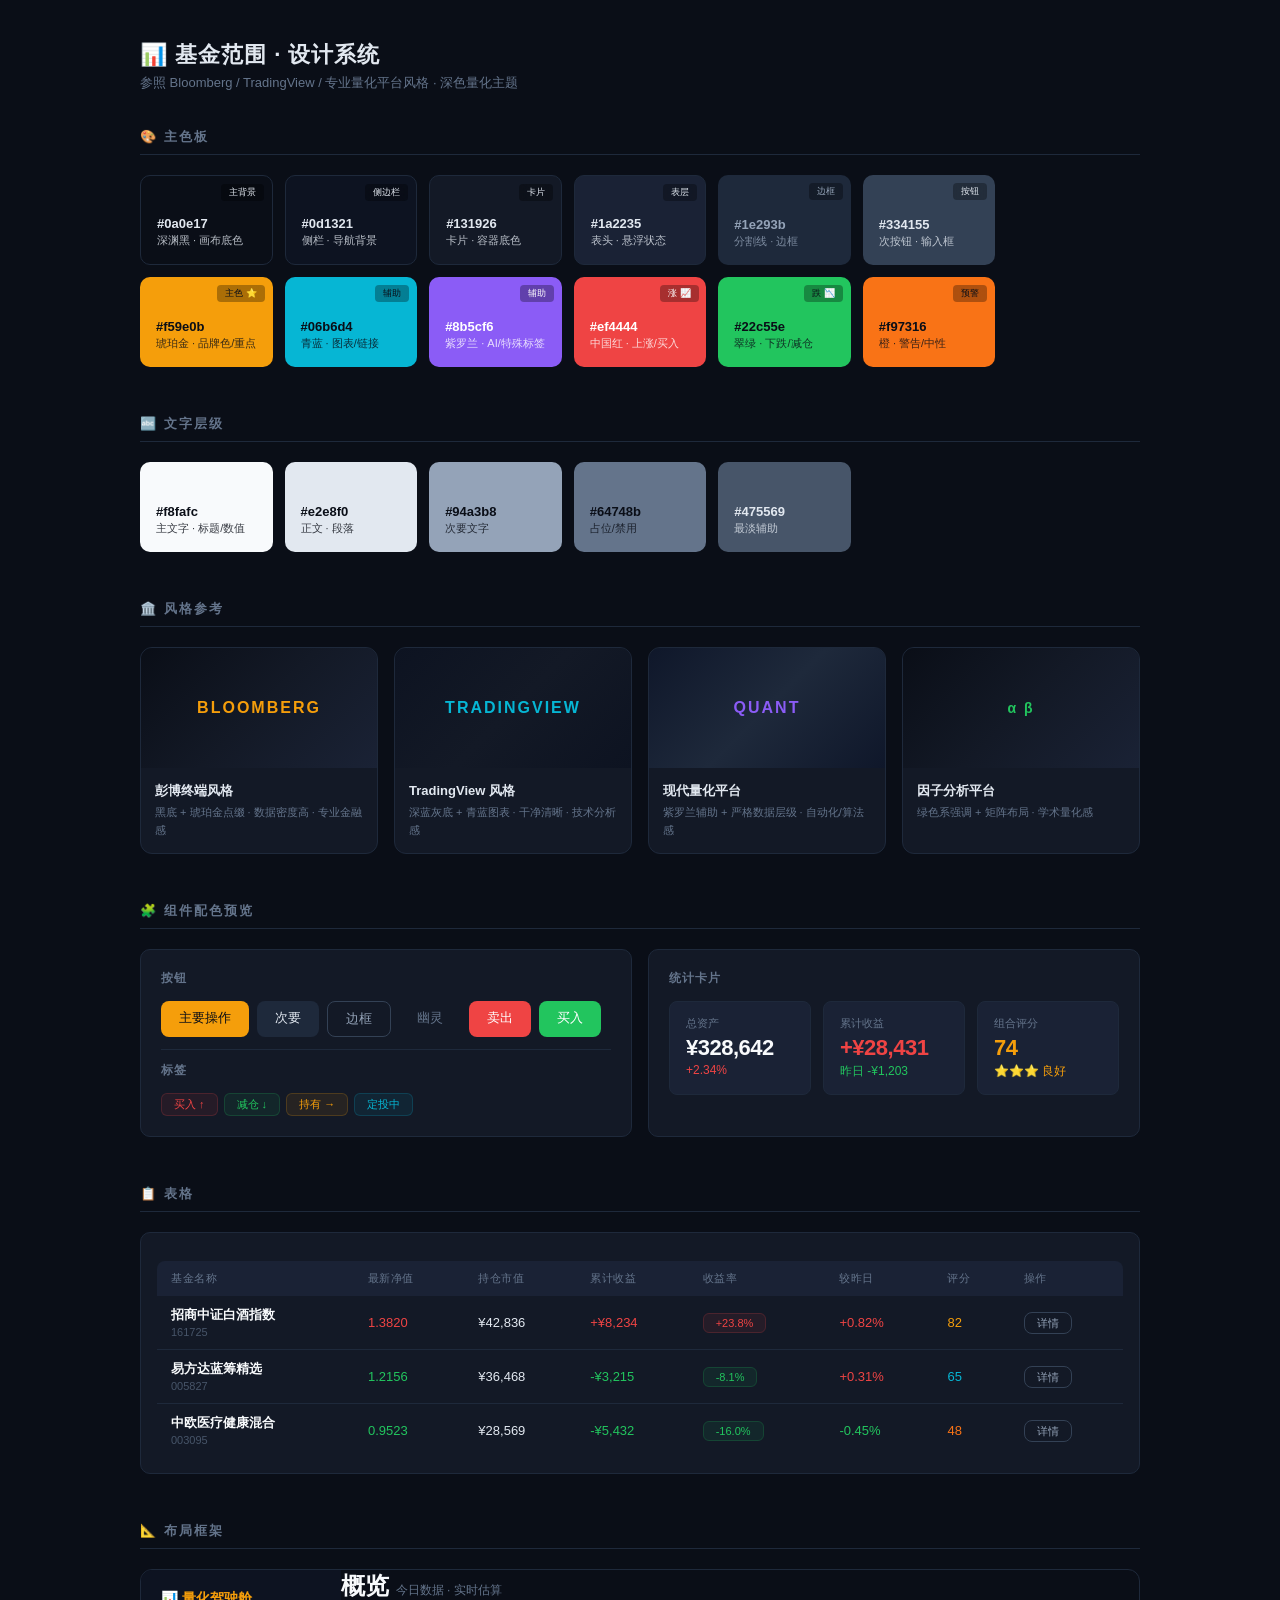
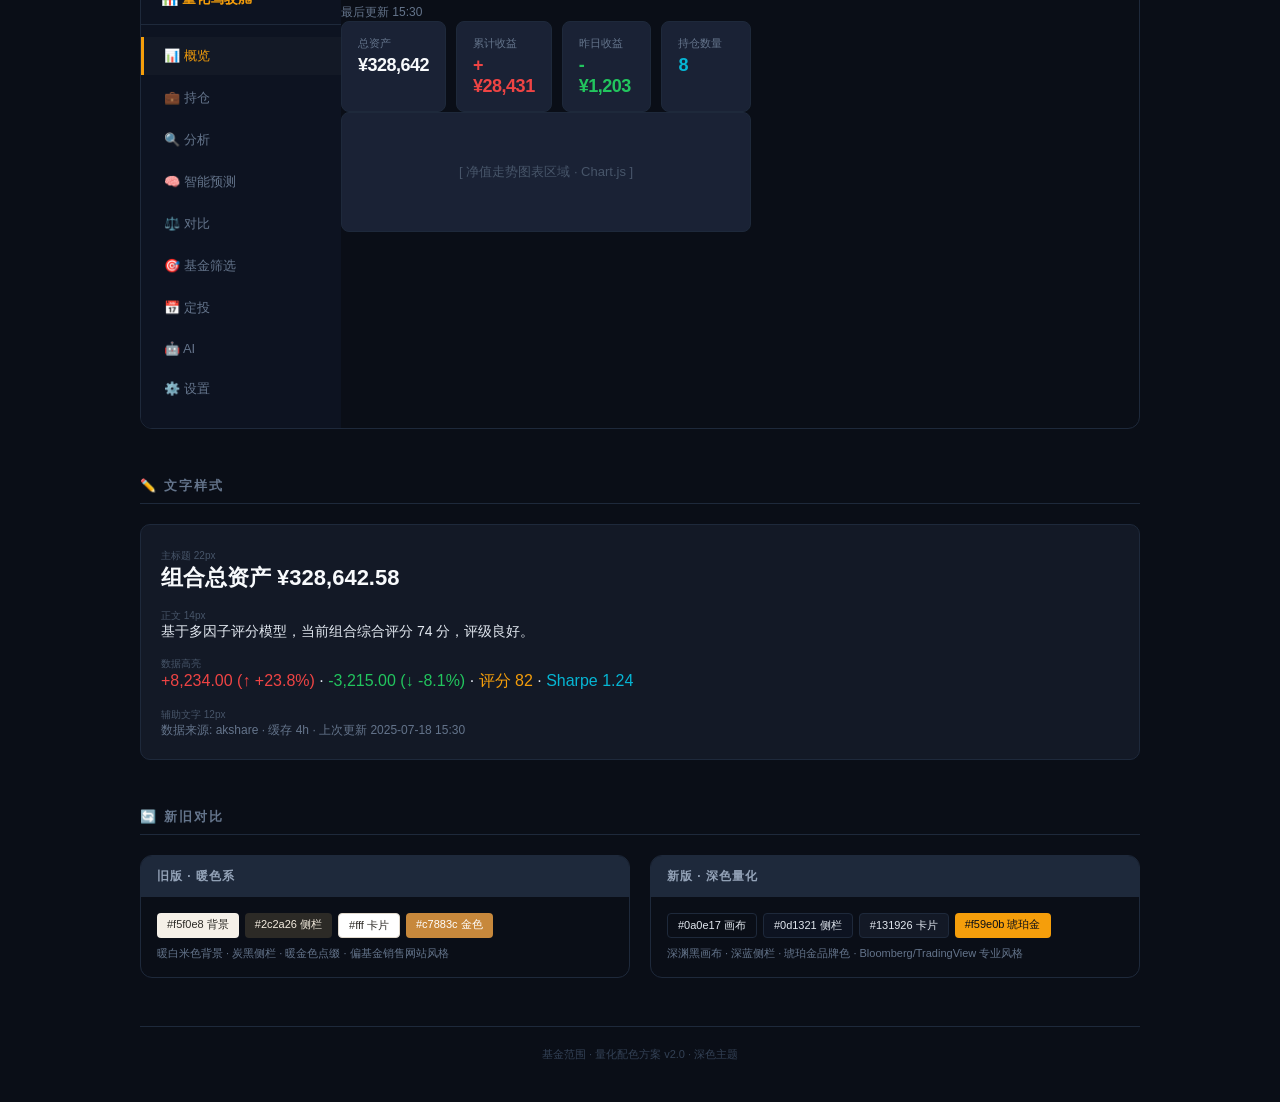
<file: design-demo.html>
<!DOCTYPE html>
<html lang="zh-CN">
<head>
<meta charset="utf-8">
<meta name="viewport" content="width=device-width, initial-scale=1">
<title>基金范围 · 配色方案</title>
<style>
  *, *::before, *::after { margin:0; padding:0; box-sizing:border-box; }
  body {
    font-family: -apple-system, BlinkMacSystemFont, "Segoe UI", Roboto, "Noto Sans SC", "PingFang SC", sans-serif;
    background: #0a0e17; color: #e2e8f0; padding: 40px 24px;
    display: flex; flex-direction: column; align-items: center;
  }
  h1 { font-size: 22px; font-weight: 600; margin-bottom: 4px; letter-spacing: 1px; }
  .subtitle { color: #64748b; font-size: 13px; margin-bottom: 36px; }
  .container { max-width: 1000px; width: 100%; }

  /* ====== 设计系统网格 ====== */
  .section { margin-bottom: 48px; }
  .section-title {
    font-size: 13px; font-weight: 600; color: #64748b; letter-spacing: 2px; text-transform: uppercase;
    margin-bottom: 20px; padding-bottom: 8px; border-bottom: 1px solid #1e293b;
  }

  /* 色板网格 */
  .palette-grid { display: grid; grid-template-columns: repeat(auto-fill, minmax(130px, 1fr)); gap: 12px; }
  .swatch {
    border-radius: 10px; padding: 16px; min-height: 90px;
    display: flex; flex-direction: column; justify-content: flex-end;
    font-size: 11px; font-weight: 500; position: relative; overflow: hidden;
  }
  .swatch .hex { font-size: 13px; font-weight: 700; margin-bottom: 2px; }
  .swatch .name { font-size: 11px; opacity: 0.8; }
  .swatch .tag {
    position: absolute; top: 8px; right: 8px;
    font-size: 9px; padding: 2px 8px; border-radius: 4px;
    background: rgba(0,0,0,0.3); backdrop-filter: blur(4px);
  }

  /* 背景色块用边框区分 */
  .swatch.bg-dark { border: 1px solid #1e293b; }
  .swatch.bg-light { color: #0a0e17; }

  /* 风格参考卡片 */
  .ref-grid { display: grid; grid-template-columns: repeat(auto-fill, minmax(200px, 1fr)); gap: 16px; }
  .ref-card {
    background: #131926; border-radius: 12px; border: 1px solid #1e293b; overflow: hidden;
    transition: transform .2s, border-color .2s;
  }
  .ref-card:hover { transform: translateY(-2px); border-color: #f59e0b33; }
  .ref-preview {
    height: 120px; display: flex; align-items: center; justify-content: center;
    font-size: 12px; font-weight: 600; position: relative;
  }
  .ref-info { padding: 14px; }
  .ref-info h3 { font-size: 13px; font-weight: 600; margin-bottom: 4px; }
  .ref-info p { font-size: 11px; color: #64748b; line-height: 1.6; }

  /* 文字样式展示 */
  .type-grid { display: grid; grid-template-columns: 1fr 1fr; gap: 16px; }
  .type-card {
    background: #131926; border: 1px solid #1e293b; border-radius: 10px; padding: 20px;
  }
  .type-card h3 { font-size: 12px; color: #64748b; font-weight: 600; margin-bottom: 14px; letter-spacing: 1px; }
  .type-sample { margin-bottom: 12px; }
  .type-sample:last-child { margin-bottom: 0; }
  .type-label { font-size: 10px; color: #475569; margin-bottom: 2px; }
  .up { color: #ef4444; } .down { color: #22c55e; } .accent { color: #f59e0b; } .info { color: #06b6d4; } .muted { color: #64748b; }

  /* 组件预览 */
  .comp-grid { display: grid; grid-template-columns: 1fr 1fr; gap: 16px; }
  .comp-card {
    background: #131926; border: 1px solid #1e293b; border-radius: 10px; padding: 20px;
  }
  .comp-card h3 { font-size: 12px; color: #64748b; font-weight: 600; margin-bottom: 14px; letter-spacing: 1px; }

  .btn-row { display: flex; gap: 8px; flex-wrap: wrap; }
  .btn {
    padding: 8px 18px; border-radius: 8px; font-size: 13px; font-weight: 500;
    border: none; cursor: default; transition: all .2s;
  }
  .btn-primary { background: #f59e0b; color: #0a0e17; }
  .btn-secondary { background: #1e293b; color: #e2e8f0; }
  .btn-outline { background: transparent; color: #94a3b8; border: 1px solid #334155; }
  .btn-ghost { background: transparent; color: #64748b; }
  .btn-danger { background: #ef4444; color: #fff; }
  .btn-success { background: #22c55e; color: #fff; }

  .tag-row { display: flex; gap: 6px; flex-wrap: wrap; margin-top: 12px; }
  .tag {
    padding: 3px 12px; border-radius: 6px; font-size: 11px; font-weight: 500;
  }
  .tag-up { background: #ef444415; color: #ef4444; border: 1px solid #ef444430; }
  .tag-down { background: #22c55e15; color: #22c55e; border: 1px solid #22c55e30; }
  .tag-neutral { background: #f59e0b15; color: #f59e0b; border: 1px solid #f59e0b30; }
  .tag-info { background: #06b6d415; color: #06b6d4; border: 1px solid #06b6d430; }

  .stat-row { display: flex; gap: 12px; margin-top: 12px; }
  .stat-box {
    flex: 1; background: #1a2235; border-radius: 8px; padding: 14px 16px;
    border: 1px solid #1e293b;
  }
  .stat-label { font-size: 11px; color: #64748b; margin-bottom: 4px; }
  .stat-value { font-size: 22px; font-weight: 700; letter-spacing: -0.5px; }
  .stat-change { font-size: 12px; margin-top: 2px; }

  /* 表格 */
  .table-wrap { overflow-x: auto; border-radius: 8px; margin-top: 12px; }
  table { width: 100%; border-collapse: collapse; font-size: 13px; }
  th { text-align: left; padding: 10px 14px; background: #1a2235; color: #64748b; font-weight: 500; font-size: 11px; letter-spacing: 0.5px; }
  td { padding: 10px 14px; border-bottom: 1px solid #1e293b; }
  tr:last-child td { border-bottom: none; }
  tr:hover td { background: #1a2235; }

  /* 侧边栏预览 */
  .sidebar-preview {
    display: flex; gap: 0; border-radius: 12px; overflow: hidden; border: 1px solid #1e293b;
  }
  .sidebar-sample {
    width: 200px; background: #0d1321; padding: 20px 0;
    display: flex; flex-direction: column; gap: 4px;
  }
  .sidebar-sample .brand {
    padding: 0 20px 16px; font-size: 14px; font-weight: 700; color: #f59e0b;
    border-bottom: 1px solid #1e293b; margin-bottom: 8px;
  }
  .sidebar-sample .nav-item {
    padding: 10px 20px; font-size: 13px; color: #64748b;
    border-left: 3px solid transparent; cursor: default; transition: all .2s;
  }
  .sidebar-sample .nav-item:hover { background: #131926; color: #e2e8f0; }
  .sidebar-sample .nav-item.active { background: #131926; color: #f59e0b; border-left-color: #f59e0b; }

  .sidebar-sample .main-preview {
    flex: 1; background: #0a0e17; padding: 20px; display: flex; flex-direction: column; gap: 12px;
  }
  .sidebar-sample .main-preview .topbar {
    display: flex; justify-content: space-between; align-items: center;
    padding-bottom: 12px; border-bottom: 1px solid #1e293b;
  }
  .sidebar-sample .main-preview .topbar h2 { font-size: 16px; font-weight: 600; }
  .sidebar-sample .main-preview .topbar span { font-size: 11px; color: #64748b; }

  hr { border: none; border-top: 1px solid #1e293b; margin: 12px 0; }

  /* 底部标识 */
  .footer-note { text-align: center; font-size: 11px; color: #334155; margin-top: 48px; padding-top: 20px; border-top: 1px solid #1e293b; }

  @media (max-width: 640px) {
    .palette-grid { grid-template-columns: repeat(auto-fill, minmax(100px, 1fr)); }
    .comp-grid, .type-grid { grid-template-columns: 1fr; }
    .ref-grid { grid-template-columns: 1fr; }
    .sidebar-preview { flex-direction: column; }
    .sidebar-sample { width: 100%; }
  }
</style>
</head>
<body>
<div class="container">

  <h1>📊 基金范围 · 设计系统</h1>
  <p class="subtitle">参照 Bloomberg / TradingView / 专业量化平台风格 · 深色量化主题</p>

  <!-- ====== 1. 主色板 ====== -->
  <div class="section">
    <div class="section-title">🎨 主色板</div>
    <div class="palette-grid">
      <div class="swatch" style="background:#0a0e17;color:#e2e8f0;border:1px solid #1e293b;"><span class="tag">主背景</span><span class="hex">#0a0e17</span><span class="name">深渊黑 · 画布底色</span></div>
      <div class="swatch" style="background:#0d1321;color:#e2e8f0;border:1px solid #1e293b;"><span class="tag">侧边栏</span><span class="hex">#0d1321</span><span class="name">侧栏 · 导航背景</span></div>
      <div class="swatch" style="background:#131926;color:#e2e8f0;border:1px solid #1e293b;"><span class="tag">卡片</span><span class="hex">#131926</span><span class="name">卡片 · 容器底色</span></div>
      <div class="swatch" style="background:#1a2235;color:#e2e8f0;border:1px solid #1e293b;"><span class="tag">表层</span><span class="hex">#1a2235</span><span class="name">表头 · 悬浮状态</span></div>
      <div class="swatch" style="background:#1e293b;color:#94a3b8;"><span class="tag">边框</span><span class="hex">#1e293b</span><span class="name">分割线 · 边框</span></div>
      <div class="swatch" style="background:#334155;color:#e2e8f0;"><span class="tag">按钮</span><span class="hex">#334155</span><span class="name">次按钮 · 输入框</span></div>
    </div>
    <div style="height:12px"></div>
    <div class="palette-grid">
      <div class="swatch" style="background:#f59e0b;color:#0a0e17;"><span class="tag">主色 ⭐</span><span class="hex">#f59e0b</span><span class="name">琥珀金 · 品牌色/重点</span></div>
      <div class="swatch" style="background:#06b6d4;color:#0a0e17;"><span class="tag">辅助</span><span class="hex">#06b6d4</span><span class="name">青蓝 · 图表/链接</span></div>
      <div class="swatch" style="background:#8b5cf6;color:#fff;"><span class="tag">辅助</span><span class="hex">#8b5cf6</span><span class="name">紫罗兰 · AI/特殊标签</span></div>
      <div class="swatch" style="background:#ef4444;color:#fff;"><span class="tag">涨 📈</span><span class="hex">#ef4444</span><span class="name">中国红 · 上涨/买入</span></div>
      <div class="swatch" style="background:#22c55e;color:#0a0e17;"><span class="tag">跌 📉</span><span class="hex">#22c55e</span><span class="name">翠绿 · 下跌/减仓</span></div>
      <div class="swatch" style="background:#f97316;color:#0a0e17;"><span class="tag">预警</span><span class="hex">#f97316</span><span class="name">橙 · 警告/中性</span></div>
    </div>
  </div>

  <!-- ====== 2. 文字层级 ====== -->
  <div class="section">
    <div class="section-title">🔤 文字层级</div>
    <div class="palette-grid">
      <div class="swatch" style="background:#f8fafc;color:#0a0e17;"><span class="hex">#f8fafc</span><span class="name">主文字 · 标题/数值</span></div>
      <div class="swatch" style="background:#e2e8f0;color:#0a0e17;"><span class="hex">#e2e8f0</span><span class="name">正文 · 段落</span></div>
      <div class="swatch" style="background:#94a3b8;color:#0a0e17;"><span class="hex">#94a3b8</span><span class="name">次要文字</span></div>
      <div class="swatch" style="background:#64748b;color:#0a0e17;"><span class="hex">#64748b</span><span class="name">占位/禁用</span></div>
      <div class="swatch" style="background:#475569;color:#e2e8f0;"><span class="hex">#475569</span><span class="name">最淡辅助</span></div>
    </div>
  </div>

  <!-- ====== 3. 风格参考 ====== -->
  <div class="section">
    <div class="section-title">🏛️ 风格参考</div>
    <div class="ref-grid">
      <div class="ref-card">
        <div class="ref-preview" style="background:linear-gradient(135deg,#0a0e17 0%,#131926 50%,#1a2235 100%);">
          <span style="color:#f59e0b;font-size:16px;letter-spacing:2px;">BLOOMBERG</span>
        </div>
        <div class="ref-info"><h3>彭博终端风格</h3><p>黑底 + 琥珀金点缀 · 数据密度高 · 专业金融感</p></div>
      </div>
      <div class="ref-card">
        <div class="ref-preview" style="background:linear-gradient(135deg,#0d1321 0%,#131926 50%,#0d1321 100%);">
          <span style="color:#06b6d4;font-size:16px;letter-spacing:2px;">TRADINGVIEW</span>
        </div>
        <div class="ref-info"><h3>TradingView 风格</h3><p>深蓝灰底 + 青蓝图表 · 干净清晰 · 技术分析感</p></div>
      </div>
      <div class="ref-card">
        <div class="ref-preview" style="background:linear-gradient(135deg,#0f172a 0%,#1e293b 50%,#0f172a 100%);">
          <span style="color:#8b5cf6;font-size:16px;letter-spacing:2px;">QUANT</span>
        </div>
        <div class="ref-info"><h3>现代量化平台</h3><p>紫罗兰辅助 + 严格数据层级 · 自动化/算法感</p></div>
      </div>
      <div class="ref-card">
        <div class="ref-preview" style="background:linear-gradient(135deg,#0a0e17 0%,#131926 50%,#1a2235 100%);">
          <span style="color:#22c55e;font-size:14px;letter-spacing:2px;">α β</span>
        </div>
        <div class="ref-info"><h3>因子分析平台</h3><p>绿色系强调 + 矩阵布局 · 学术量化感</p></div>
      </div>
    </div>
  </div>

  <!-- ====== 4. 组件预览 ====== -->
  <div class="section">
    <div class="section-title">🧩 组件配色预览</div>
    <div class="comp-grid">
      <div class="comp-card">
        <h3>按钮</h3>
        <div class="btn-row">
          <span class="btn btn-primary">主要操作</span>
          <span class="btn btn-secondary">次要</span>
          <span class="btn btn-outline">边框</span>
          <span class="btn btn-ghost">幽灵</span>
          <span class="btn btn-danger">卖出</span>
          <span class="btn btn-success">买入</span>
        </div>
        <hr>
        <h3>标签</h3>
        <div class="tag-row">
          <span class="tag tag-up">买入 ↑</span>
          <span class="tag tag-down">减仓 ↓</span>
          <span class="tag tag-neutral">持有 →</span>
          <span class="tag tag-info">定投中</span>
        </div>
      </div>
      <div class="comp-card">
        <h3>统计卡片</h3>
        <div class="stat-row">
          <div class="stat-box"><div class="stat-label">总资产</div><div class="stat-value" style="color:#f8fafc;">¥328,642</div><div class="stat-change" style="color:#ef4444;">+2.34%</div></div>
          <div class="stat-box"><div class="stat-label">累计收益</div><div class="stat-value" style="color:#ef4444;">+¥28,431</div><div class="stat-change" style="color:#22c55e;">昨日 -¥1,203</div></div>
          <div class="stat-box"><div class="stat-label">组合评分</div><div class="stat-value" style="color:#f59e0b;">74</div><div class="stat-change" style="color:#f59e0b;">⭐⭐⭐ 良好</div></div>
        </div>
      </div>
    </div>
  </div>

  <!-- ====== 5. 表格 ====== -->
  <div class="section">
    <div class="section-title">📋 表格</div>
    <div class="comp-card" style="padding:16px;">
      <div class="table-wrap">
        <table>
          <thead><tr><th>基金名称</th><th>最新净值</th><th>持仓市值</th><th>累计收益</th><th>收益率</th><th>较昨日</th><th>评分</th><th>操作</th></tr></thead>
          <tbody>
            <tr><td><strong style="color:#f8fafc;">招商中证白酒指数</strong><br><span style="color:#475569;font-size:11px;">161725</span></td><td style="color:#ef4444;">1.3820</td><td>¥42,836</td><td style="color:#ef4444;">+¥8,234</td><td><span class="tag tag-up">+23.8%</span></td><td style="color:#ef4444;">+0.82%</td><td style="color:#f59e0b;">82</td><td><span class="btn btn-outline" style="padding:4px 12px;font-size:11px;">详情</span></td></tr>
            <tr><td><strong style="color:#f8fafc;">易方达蓝筹精选</strong><br><span style="color:#475569;font-size:11px;">005827</span></td><td style="color:#22c55e;">1.2156</td><td>¥36,468</td><td style="color:#22c55e;">-¥3,215</td><td><span class="tag tag-down">-8.1%</span></td><td style="color:#ef4444;">+0.31%</td><td style="color:#06b6d4;">65</td><td><span class="btn btn-outline" style="padding:4px 12px;font-size:11px;">详情</span></td></tr>
            <tr><td><strong style="color:#f8fafc;">中欧医疗健康混合</strong><br><span style="color:#475569;font-size:11px;">003095</span></td><td style="color:#22c55e;">0.9523</td><td>¥28,569</td><td style="color:#22c55e;">-¥5,432</td><td><span class="tag tag-down">-16.0%</span></td><td style="color:#22c55e;">-0.45%</td><td style="color:#f97316;">48</td><td><span class="btn btn-outline" style="padding:4px 12px;font-size:11px;">详情</span></td></tr>
          </tbody>
        </table>
      </div>
    </div>
  </div>

  <!-- ====== 6. 侧边栏布局预览 ====== -->
  <div class="section">
    <div class="section-title">📐 布局框架</div>
    <div class="sidebar-preview">
      <div class="sidebar-sample">
        <div class="brand">📊 量化驾驶舱</div>
        <div class="nav-item active">📊 概览</div>
        <div class="nav-item">💼 持仓</div>
        <div class="nav-item">🔍 分析</div>
        <div class="nav-item">🧠 智能预测</div>
        <div class="nav-item">⚖️ 对比</div>
        <div class="nav-item">🎯 基金筛选</div>
        <div class="nav-item">📅 定投</div>
        <div class="nav-item">🤖 AI</div>
        <div class="nav-item">⚙️ 设置</div>
      </div>
      <div class="main-preview">
        <div class="topbar">
          <h2 style="color:#f8fafc;">概览 <span style="font-size:12px;font-weight:400;color:#64748b;">今日数据 · 实时估算</span></h2>
          <span style="color:#64748b;font-size:12px;">最后更新 15:30</span>
        </div>
        <div style="display:flex;gap:10px;">
          <div class="stat-box"><div class="stat-label">总资产</div><div class="stat-value" style="color:#f8fafc;font-size:18px;">¥328,642</div></div>
          <div class="stat-box"><div class="stat-label">累计收益</div><div class="stat-value" style="color:#ef4444;font-size:18px;">+¥28,431</div></div>
          <div class="stat-box"><div class="stat-label">昨日收益</div><div class="stat-value" style="color:#22c55e;font-size:18px;">-¥1,203</div></div>
          <div class="stat-box"><div class="stat-label">持仓数量</div><div class="stat-value" style="color:#06b6d4;font-size:18px;">8</div></div>
        </div>
        <div style="flex:1;background:#1a2235;border-radius:8px;border:1px solid #1e293b;display:flex;align-items:center;justify-content:center;color:#475569;font-size:13px;min-height:120px;">
          [ 净值走势图表区域 · Chart.js ]
        </div>
      </div>
    </div>
  </div>

  <!-- ====== 7. 文字样式 ====== -->
  <div class="section">
    <div class="section-title">✏️ 文字样式</div>
    <div class="type-card" style="background:#131926;border:1px solid #1e293b;border-radius:10px;padding:20px;">
      <div class="type-sample"><span class="type-label">主标题 22px</span><div style="font-size:22px;font-weight:700;color:#f8fafc;">组合总资产 ¥328,642.58</div></div>
      <div class="type-sample"><span class="type-label">正文 14px</span><div style="font-size:14px;color:#e2e8f0;">基于多因子评分模型，当前组合综合评分 74 分，评级良好。</div></div>
      <div class="type-sample"><span class="type-label">数据高亮</span><div style="font-size:16px;"><span class="up">+8,234.00 (↑ +23.8%)</span> · <span class="down">-3,215.00 (↓ -8.1%)</span> · <span class="accent">评分 82</span> · <span class="info">Sharpe 1.24</span></div></div>
      <div class="type-sample"><span class="type-label">辅助文字 12px</span><div style="font-size:12px;color:#64748b;">数据来源: akshare · 缓存 4h · 上次更新 2025-07-18 15:30</div></div>
    </div>
  </div>

  <!-- ====== 8. 新旧配色对比 ====== -->
  <div class="section">
    <div class="section-title">🔄 新旧对比</div>
    <div style="display:grid;grid-template-columns:1fr 1fr;gap:20px;">
      <div style="border:1px solid #1e293b;border-radius:12px;overflow:hidden;">
        <div style="padding:12px 16px;background:#1e293b;font-size:12px;font-weight:600;color:#94a3b8;letter-spacing:1px;">旧版 · 暖色系</div>
        <div style="padding:16px;display:flex;flex-direction:column;gap:8px;">
          <div style="display:flex;gap:6px;flex-wrap:wrap;">
            <span style="padding:4px 10px;border-radius:4px;font-size:11px;background:#f5f0e8;color:#2c2a26;">#f5f0e8 背景</span>
            <span style="padding:4px 10px;border-radius:4px;font-size:11px;background:#2c2a26;color:#f5ede0;">#2c2a26 侧栏</span>
            <span style="padding:4px 10px;border-radius:4px;font-size:11px;background:#fff;color:#2d2a26;border:1px solid #e0d8cc;">#fff 卡片</span>
            <span style="padding:4px 10px;border-radius:4px;font-size:11px;background:#c7883c;color:#fff;">#c7883c 金色</span>
          </div>
          <div style="font-size:11px;color:#64748b;">暖白米色背景 · 炭黑侧栏 · 暖金色点缀 · 偏基金销售网站风格</div>
        </div>
      </div>
      <div style="border:1px solid #1e293b;border-radius:12px;overflow:hidden;">
        <div style="padding:12px 16px;background:#1e293b;font-size:12px;font-weight:600;color:#94a3b8;letter-spacing:1px;">新版 · 深色量化</div>
        <div style="padding:16px;display:flex;flex-direction:column;gap:8px;">
          <div style="display:flex;gap:6px;flex-wrap:wrap;">
            <span style="padding:4px 10px;border-radius:4px;font-size:11px;background:#0a0e17;color:#e2e8f0;border:1px solid #1e293b;">#0a0e17 画布</span>
            <span style="padding:4px 10px;border-radius:4px;font-size:11px;background:#0d1321;color:#e2e8f0;border:1px solid #1e293b;">#0d1321 侧栏</span>
            <span style="padding:4px 10px;border-radius:4px;font-size:11px;background:#131926;color:#e2e8f0;border:1px solid #1e293b;">#131926 卡片</span>
            <span style="padding:4px 10px;border-radius:4px;font-size:11px;background:#f59e0b;color:#0a0e17;">#f59e0b 琥珀金</span>
          </div>
          <div style="font-size:11px;color:#64748b;">深渊黑画布 · 深蓝侧栏 · 琥珀金品牌色 · Bloomberg/TradingView 专业风格</div>
        </div>
      </div>
    </div>
  </div>

  <div class="footer-note">基金范围 · 量化配色方案 v2.0 · 深色主题</div>
</div>
</body>
</html>
</file>
